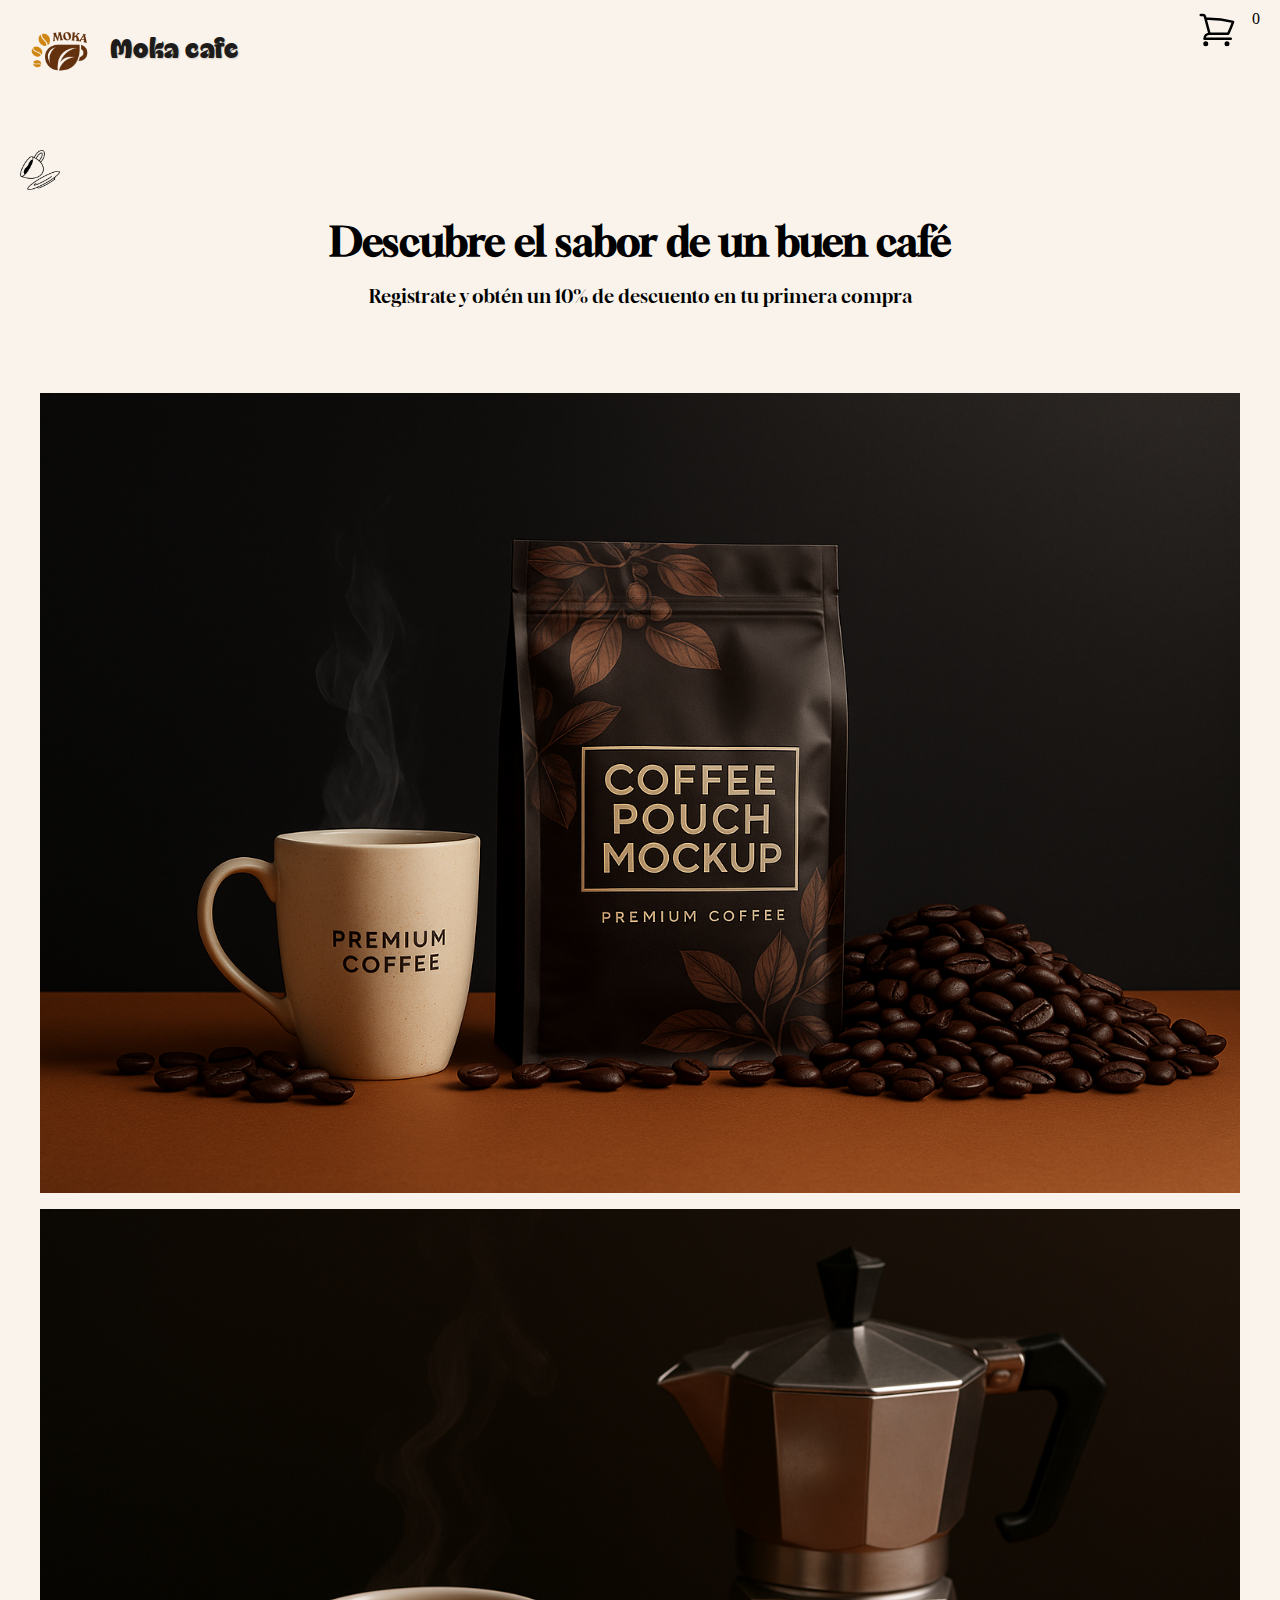
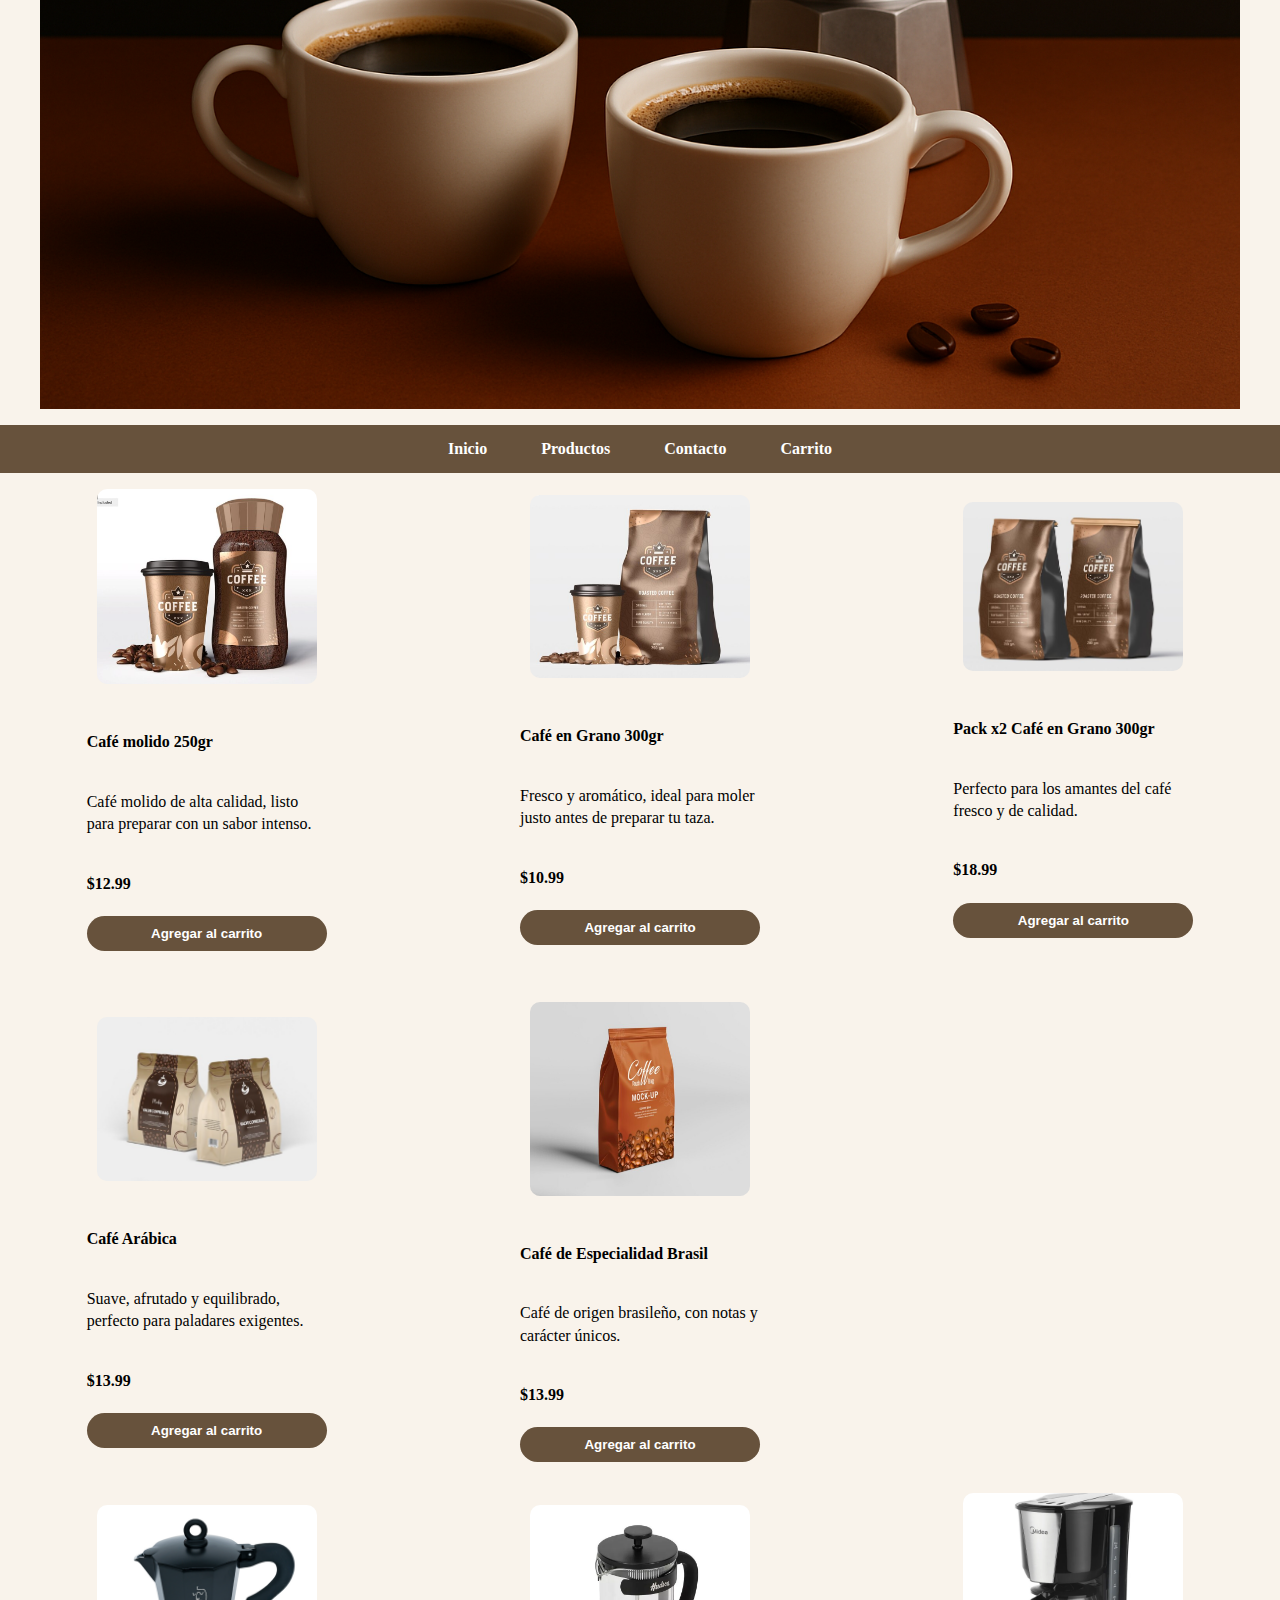
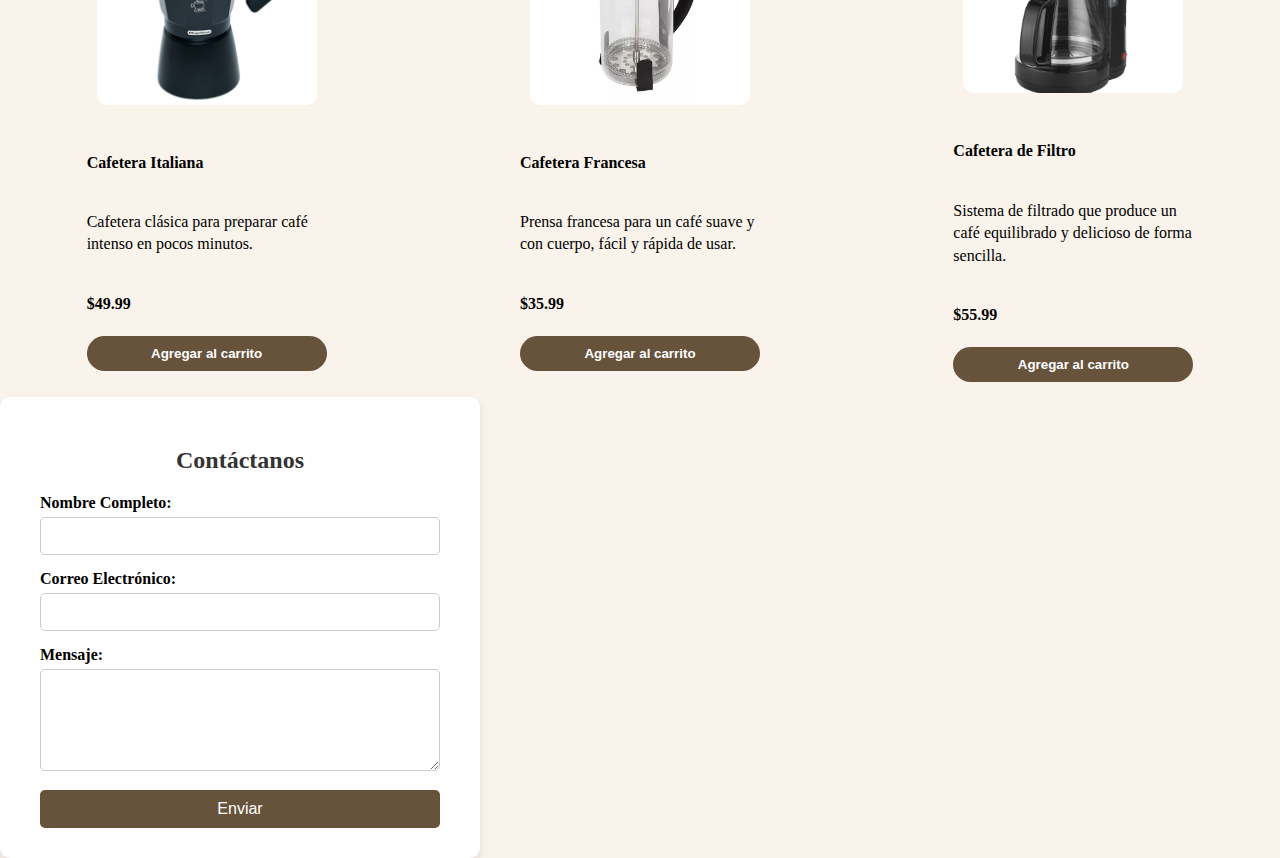
<file: index.html>
<!DOCTYPE html>
<html lang="en">
<head>
    <meta charset="UTF-8">
    <meta name="viewport" content="width=device-width, initial-scale=1.0">
    <meta name="description" content="Moka Café: Venta de café y cafeteras artesanales.">
    <meta name="keywords" content="café, cafeteras, moka café, café molido, café en grano, comprar café online">
    <meta name="author" content="Camila Quenallata">
    
    <title> MOKA Cafe </title>
    <link rel="stylesheet" href="styles.css">
    <link rel="icon" href="imagenes/af.png" type="image/png">
    <link href="https://fonts.googleapis.com/css2?family=Gloock&display=swap" rel="stylesheet">
    <link href="https://fonts.googleapis.com/css2?family=Exile&display=swap" rel="stylesheet">
    <link href="https://fonts.googleapis.com/css2?family=Unlock&display=swap" rel="stylesheet">

</head>
<body>
    <header id="inicio">
        <div class="logo-container">
            <img src="imagenes/af.png" alt="Logo Moka Cafe" class="logo">

            <h1 class="outlined">Moka cafe</h1>
        </div>

    <a href="carrito.html" style="text-decoration:none; color:inherit;">
        <div class="container-icon">
            <svg xmlns="http://www.w3.org/2000/svg" 
            fill="none" viewBox="0 0 24 24" 
            stroke-width="1.5" 
            stroke="currentColor" 
            class="icon">
            <path stroke-linecap="round" stroke-linejoin="round" d="M2.25 3h1.386c.51 0 .955.343 1.087.835l.383 1.437M7.5 14.25a3 3 0 0 0-3 3h15.75m-12.75-3h11.218c1.121-2.3 2.1-4.684 2.924-7.138a60.114 60.114 0 0 0-16.536-1.84M7.5 14.25 5.106 5.272M6 20.25a.75.75 0 1 1-1.5 0 .75.75 0 0 1 1.5 0Zm12.75 0a.75.75 0 1 1-1.5 0 .75.75 0 0 1 1.5 0Z" />
            </svg>
            <div class="count-products">
                <span id="contador-productos"> 0 </span>
            </div>
        </div>
    </a>

    </header>

    <section class="banner">
        <div class="icon-arriba">
            <img src="imagenes/icono2.png" class="icon" alt="Icono 2" />
        </div>
        <h1>Descubre el sabor de un buen café</h1>

        <p>Registrate y obtén un 10% de descuento en tu primera compra</p>
    </section>

    <div class="portada">
        <div class="pic">
            <figure>
                <img src="imagenes/portada.png" alt="portada">
            </figure>
        </div>
        <div class="pic">
            <figure>
                <img src="imagenes/portada 2.png" alt="portada2">
            </figure>
        </div>         
    </div>
    
    <nav>
        <ul>
            <li><a href="#inicio">Inicio</a></li>
            <li><a href="#productos">Productos</a></li>
            <li><a href="#contacto">Contacto</a></li>
            <li><a href="carrito.html">Carrito</a></li>
        </ul>
    </nav>

    <div id="productos" class="container-items">
        <div class="item">
            <figure>
                <img src="imagenes/prod1.png" alt="prod1">
            </figure>
            <div class="info">
                <p> <strong>Café molido 250gr</strong> </p>
                <p>Café molido de alta calidad, listo
                    para preparar con un sabor intenso.</p>
                <p><strong>$12.99</strong></p>
                <button>Agregar al carrito</button>
            </div>

        </div>
         <div class="item">
            <figure>
                <img src="imagenes/prod2.png" alt="prod2">
            </figure>
            <div class="info">
                <p> <strong> Café en Grano 300gr</strong> </p>
                <p>Fresco y aromático, ideal para moler justo antes 
                    de preparar tu taza.</p>
                <p><strong>$10.99</strong></p>
                <button>Agregar al carrito</button>
            </div>
        </div>
         <div class="item">
            <figure>
                <img src="imagenes/prod3.png" alt="prod3">
            </figure>
            <div class="info">
                <p> <strong>  Pack x2 Café en Grano 300gr </strong> </p>
                <p> Perfecto para los amantes del café fresco y de calidad.</p>
                <p><strong>$18.99</strong></p>
                <button>Agregar al carrito</button>
            </div>
        </div>
         <div class="item">
            <figure>
                <img src="imagenes/prod5.png" alt="prod5">
            </figure>
            <div class="info">
                <p> <strong>Café Arábica</strong> </p>
                <p>Suave, afrutado y equilibrado, perfecto para paladares exigentes.</p>
                <p><strong>$13.99</strong></p>
                <button>Agregar al carrito</button>
            </div>
        </div>
         <div class="item">
            <figure>
                <img src="imagenes/prod6.png" alt="prod6">
            </figure>
            <div class="info">
                <p> <strong>Café de Especialidad Brasil</strong> </p>
                <p>Café de origen brasileño, con notas y carácter únicos.</p>
                <p><strong>$13.99</strong></p>
                <button>Agregar al carrito</button>
            </div>
        </div>
    </div>


    <div class="container-items2">

        <div class="item">
            <figure>
                <img src="imagenes/prod8.png" alt="prod8">
            </figure>
                <div class="info">
                    <p> <strong>Cafetera Italiana</strong> </p>
                    <p>Cafetera clásica para preparar café
                        intenso en pocos minutos.</p>
                    <p><strong>$49.99</strong></p>
                    <button>Agregar al carrito</button>
                </div>
        </div>
        <div class="item">
            <figure>
                <img src="imagenes/prod9.png" alt="prod9">
            </figure>
            <div class="info">
                <p><strong> Cafetera Francesa </strong></p>
                <p>Prensa francesa para un café
                    suave y con cuerpo, fácil y rápida de usar.</p>
                <p><strong>$35.99</strong></p>
                <button>Agregar al carrito</button>
            </div>
        </div>
        <div class="item">
            <figure>
                <img src="imagenes/prod10.png" alt="prod10">
            </figure>
            <div class="info">
                <p> <strong>Cafetera de Filtro</strong> </p>
                <p>Sistema de filtrado que produce un café 
                    equilibrado y delicioso de forma sencilla.</p>
                <p><strong>$55.99</strong></p>
                <button>Agregar al carrito</button>
            </div>
        </div>

    </div>

    <section id="contacto" class="contacto">
        <h2 class="contacto-titulo">Contáctanos</h2>
        <form class="contacto-formulario" action="enviar_formulario.php" method="POST">
            <label for="nombre">Nombre Completo:</label>
            <input type="text" id="nombre" name="nombre" required>

            <label for="email">Correo Electrónico:</label>
            <input type="email" id="email" name="email" required>

            <label for="mensaje">Mensaje:</label>
            <textarea id="mensaje" name="mensaje" rows="5" required></textarea>

            <button type="submit">Enviar</button>
        </form>
    </section>




    <footer>


        
    </footer>


    <script src="index.js"></script>
    <script src="contacto.js"></script>

</body>
</html>
</file>
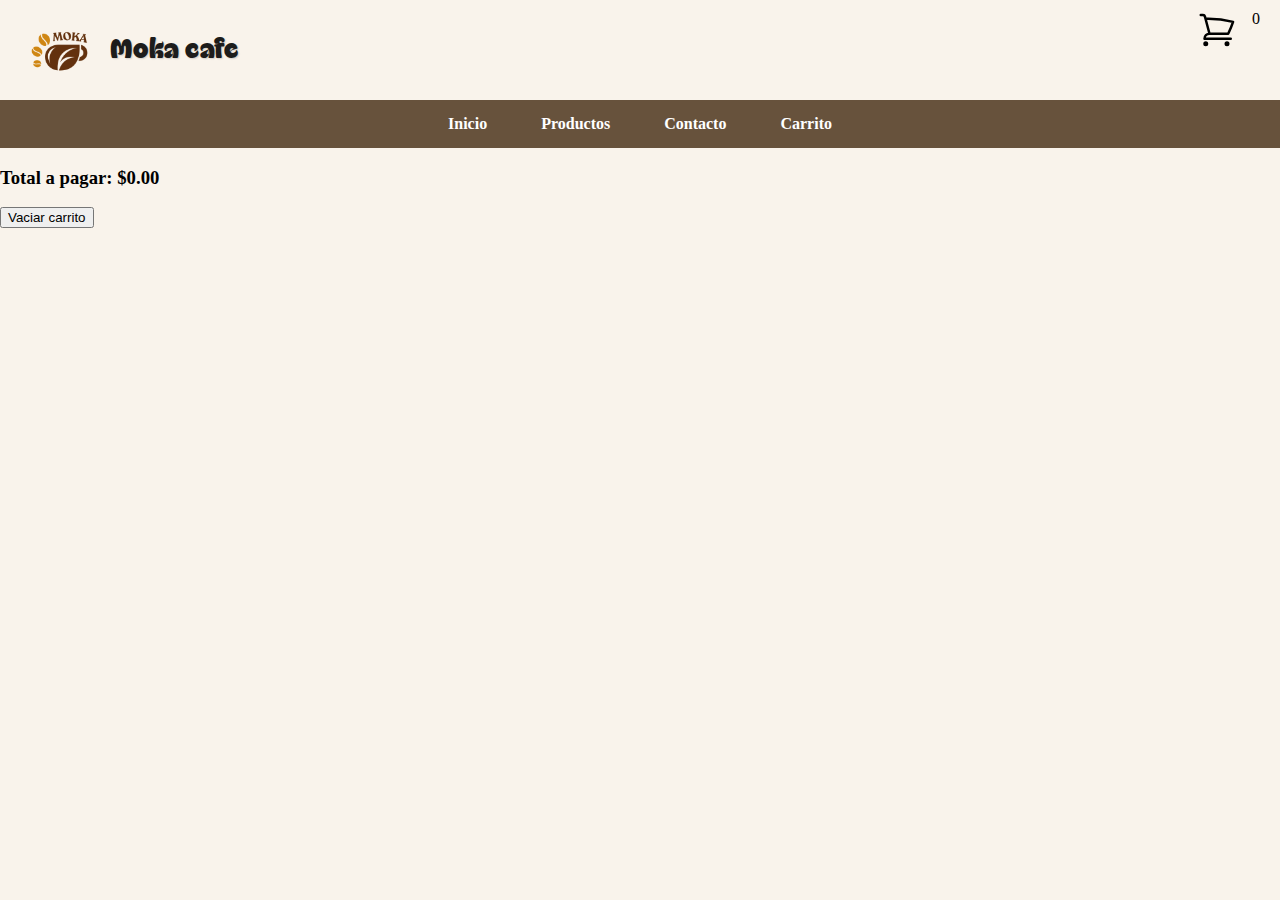
<file: carrito.html>
<!DOCTYPE html>
<html lang="en">
<head>
    <meta charset="UTF-8">
    <meta name="viewport" content="width=device-width, initial-scale=1.0">
    <meta name="description" content="Moka Café: Venta de café y cafeteras artesanales.">
    <meta name="keywords" content="café, cafeteras, moka café, café molido, café en grano, comprar café online">
    <meta name="author" content="Camila Quenallata">

    <title> MOKA Cafe - Carrito </title>
    <link rel="stylesheet" href="styles.css">
    <link rel="icon" href="imagenes/af.png" type="image/png">
    <link href="https://fonts.googleapis.com/css2?family=Gloock&display=swap" rel="stylesheet">
    <link href="https://fonts.googleapis.com/css2?family=Exile&display=swap" rel="stylesheet">
    <link href="https://fonts.googleapis.com/css2?family=Unlock&display=swap" rel="stylesheet">    
    <meta name="viewport" content="width=device-width, initial-scale=1.0">
    
</head>
<body>
   <header id="inicio">
  <a href="index.html#inicio" style="text-decoration:none; color:inherit;">
    <div class="logo-container">
      <img src="imagenes/af.png" alt="Logo Moka Cafe" class="logo">
      <h1 class="outlined">Moka cafe</h1>
    </div>
  </a>
  <div class="container-icon">
    <svg xmlns="http://www.w3.org/2000/svg" fill="none" viewBox="0 0 24 24" stroke-width="1.5" stroke="currentColor" class="icon">
      <path stroke-linecap="round" stroke-linejoin="round" d="M2.25 3h1.386c.51 0 .955.343 1.087.835l.383 1.437M7.5 14.25a3 3 0 0 0-3 3h15.75m-12.75-3h11.218c1.121-2.3 2.1-4.684 2.924-7.138a60.114 60.114 0 0 0-16.536-1.84M7.5 14.25 5.106 5.272M6 20.25a.75.75 0 1 1-1.5 0 .75.75 0 0 1 1.5 0Zm12.75 0a.75.75 0 1 1-1.5 0 .75.75 0 0 1 1.5 0Z" />
    </svg>
    <div class="count-products">
      <span id="contador-productos"> 0 </span>
    </div>
  </div>
</header>
    
    <nav>
        <ul>
            <li><a href="index.html#inicio">Inicio</a></li>
            <li><a href="index.html#productos">Productos</a></li>
            <li><a href="index.html#contacto">Contacto</a></li>
            <li><a href="#carrito">Carrito</a></li>
        </ul>
    </nav>

    <div class="productos"></div>

    <section class="vaciar-carrito">
        <button id="vaciar-carrito">Vaciar carrito</button>
    </section>

    <script src="index.js"></script>
    
</body>
</html>
</file>
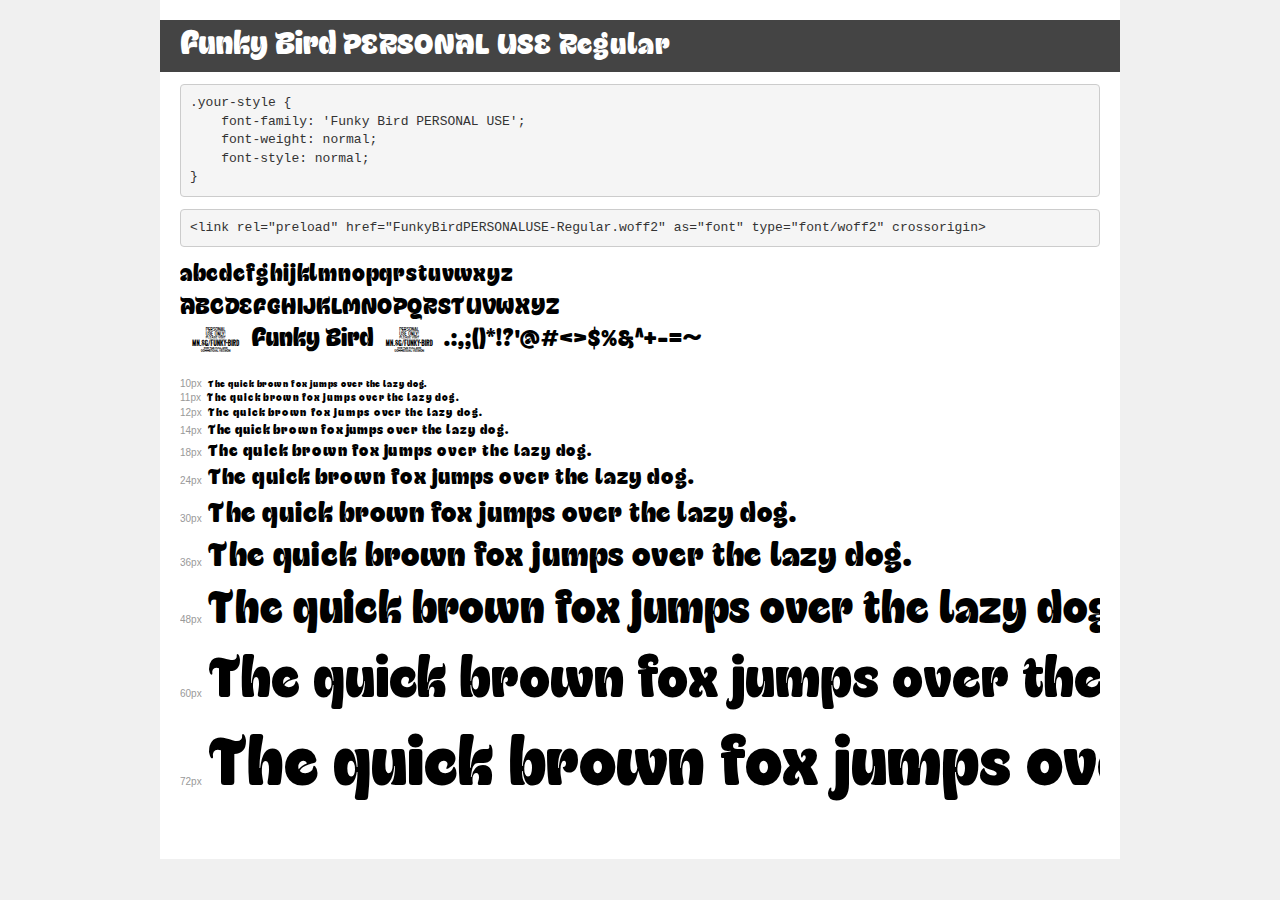
<file: fonts/demo.html>
<!DOCTYPE html>
<html lang="en">
<head>
    <meta charset="utf-8">
    <meta http-equiv="X-UA-Compatible" content="IE=edge">
    <meta name="viewport" content="width=device-width, initial-scale=1">
    <meta name="robots" content="noindex, noarchive">
    <meta name="format-detection" content="telephone=no">
    <title>Transfonter demo</title>
    <link href="stylesheet.css" rel="stylesheet">
    <style>
        /*
        http://meyerweb.com/eric/tools/css/reset/
        v2.0 | 20110126
        License: none (public domain)
        */
        html, body, div, span, applet, object, iframe,
        h1, h2, h3, h4, h5, h6, p, blockquote, pre,
        a, abbr, acronym, address, big, cite, code,
        del, dfn, em, img, ins, kbd, q, s, samp,
        small, strike, strong, sub, sup, tt, var,
        b, u, i, center,
        dl, dt, dd, ol, ul, li,
        fieldset, form, label, legend,
        table, caption, tbody, tfoot, thead, tr, th, td,
        article, aside, canvas, details, embed,
        figure, figcaption, footer, header, hgroup,
        menu, nav, output, ruby, section, summary,
        time, mark, audio, video {
            margin: 0;
            padding: 0;
            border: 0;
            font-size: 100%;
            font: inherit;
            vertical-align: baseline;
        }
        /* HTML5 display-role reset for older browsers */
        article, aside, details, figcaption, figure,
        footer, header, hgroup, menu, nav, section {
            display: block;
        }
        body {
            line-height: 1;
        }
        ol, ul {
            list-style: none;
        }
        blockquote, q {
            quotes: none;
        }
        blockquote:before, blockquote:after,
        q:before, q:after {
            content: '';
            content: none;
        }
        table {
            border-collapse: collapse;
            border-spacing: 0;
        }
        /* demo styles */
        body {
            background: #f0f0f0;
            color: #000;
        }
        .page {
            background: #fff;
            width: 920px;
            margin: 0 auto;
            padding: 20px 20px 0 20px;
            overflow: hidden;
        }
        .font-container {
            overflow-x: auto;
            overflow-y: hidden;
            margin-bottom: 40px;
            line-height: 1.3;
            white-space: nowrap;
            padding-bottom: 5px;
        }
        h1 {
            position: relative;
            background: #444;
            font-size: 32px;
            color: #fff;
            padding: 10px 20px;
            margin: 0 -20px 12px -20px;
        }
        .letters {
            font-size: 25px;
            margin-bottom: 20px;
        }
        .s10:before {
            content: '10px';
        }
        .s11:before {
            content: '11px';
        }
        .s12:before {
            content: '12px';
        }
        .s14:before {
            content: '14px';
        }
        .s18:before {
            content: '18px';
        }
        .s24:before {
            content: '24px';
        }
        .s30:before {
            content: '30px';
        }
        .s36:before {
            content: '36px';
        }
        .s48:before {
            content: '48px';
        }
        .s60:before {
            content: '60px';
        }
        .s72:before {
            content: '72px';
        }
        .s10:before, .s11:before, .s12:before, .s14:before,
        .s18:before, .s24:before, .s30:before, .s36:before,
        .s48:before, .s60:before, .s72:before {
            font-family: Arial, sans-serif;
            font-size: 10px;
            font-weight: normal;
            font-style: normal;
            color: #999;
            padding-right: 6px;
        }
        pre {
            display: block;
            padding: 9px;
            margin: 0 0 12px;
            font-family: Monaco, Menlo, Consolas, "Courier New", monospace;
            font-size: 13px;
            line-height: 1.428571429;
            color: #333;
            font-weight: normal;
            font-style: normal;
            background-color: #f5f5f5;
            border: 1px solid #ccc;
            overflow-x: auto;
            border-radius: 4px;
        }
        /* responsive */
        @media (max-width: 959px) {
            .page {
                width: auto;
                margin: 0;
            }
        }
    </style>
</head>
<body>
<div class="page">
    <div class="demo">
        <h1 style="font-family: 'Funky Bird PERSONAL USE'; font-weight: normal; font-style: normal;">Funky Bird PERSONAL USE Regular</h1>
        <pre title="Usage">.your-style {
    font-family: 'Funky Bird PERSONAL USE';
    font-weight: normal;
    font-style: normal;
}</pre>
        <pre title="Preload (optional)">
&lt;link rel=&quot;preload&quot; href=&quot;FunkyBirdPERSONALUSE-Regular.woff2&quot; as=&quot;font&quot; type=&quot;font/woff2&quot; crossorigin&gt;</pre>
        <div class="font-container" style="font-family: 'Funky Bird PERSONAL USE'; font-weight: normal; font-style: normal;">
            <p class="letters">
                abcdefghijklmnopqrstuvwxyz<br>
ABCDEFGHIJKLMNOPQRSTUVWXYZ<br>
                0123456789.:,;()*!?'@#&lt;&gt;$%&^+-=~
            </p>
            <p class="s10" style="font-size: 10px;">The quick brown fox jumps over the lazy dog.</p>
            <p class="s11" style="font-size: 11px;">The quick brown fox jumps over the lazy dog.</p>
            <p class="s12" style="font-size: 12px;">The quick brown fox jumps over the lazy dog.</p>
            <p class="s14" style="font-size: 14px;">The quick brown fox jumps over the lazy dog.</p>
            <p class="s18" style="font-size: 18px;">The quick brown fox jumps over the lazy dog.</p>
            <p class="s24" style="font-size: 24px;">The quick brown fox jumps over the lazy dog.</p>
            <p class="s30" style="font-size: 30px;">The quick brown fox jumps over the lazy dog.</p>
            <p class="s36" style="font-size: 36px;">The quick brown fox jumps over the lazy dog.</p>
            <p class="s48" style="font-size: 48px;">The quick brown fox jumps over the lazy dog.</p>
            <p class="s60" style="font-size: 60px;">The quick brown fox jumps over the lazy dog.</p>
            <p class="s72" style="font-size: 72px;">The quick brown fox jumps over the lazy dog.</p>
        </div>
    </div>

</div>
</body>
</html>
</file>
<file: styles.css>
*::after
*::before
*{
    margin: 0;
    padding: 0;
    box-sizing: border-box;

}

body {
  margin: 0;
  padding: 0;
  font-family: 'Lato';
  color: black;
  background-color: #f9f3eb;
}


main {
  max-width: 1200px;
  margin: 0 auto;
  padding: 0 20px;
} 

html {
    scroll-behavior: smooth;
}

 .icon {
    width: 40px;
}

img{
    max-width: 100%;
    height: auto;
    display: block;

}

header{
   
  justify-content: space-between;
  /* padding: 30px 0 10px; */
  display: flex;
  justify-content:flex;
  /* align-items: center; */
  padding: 10px 20px;
  background-color: #f9f3eb;

}

header h1 {
    color: black;
    /* -webkit-text-stroke: 0.6px rgb(0, 0, 0);  */
    font-family: 'Funky Bird PERSONAL USE';
    font-weight: 500;
    text-align: center;
}

@font-face {
    font-family: 'Funky Bird PERSONAL USE';
    src: url('fonts/FunkyBirdPERSONALUSE-Regular.woff2') format('woff2'),
        url('fonts/FunkyBirdPERSONALUSE-Regular.woff') format('woff');
    font-weight: normal;
    font-style: normal;
    font-display: swap;
}

.logo-container {
  justify-self: start;
    display: flex;
    align-items: center;
    gap: 10px;
}

.iconos{
  justify-self: center;
  display: flex;
  gap: 20px;
}
.logo {
    width: 80px;
    height: auto;
}

.outlined {
  font-size: 30px;
  color: #1d1c1b;
  margin: 0;
  text-shadow: 1px 1px 1.5px rgba(16, 16, 16, 0.163);
}

.container-icon {
  display: flex;
  gap: 15px;
}

/* Sección banner principal */
.banner {
  text-align: center;
  padding: 50px 20px;
  font-family: 'Gloock';

}
.banner h1 {
  font-size: 2.5em;
  margin-bottom: 10px;
}
.banner p {
  font-size: 1.2em;
  margin-bottom: 20px;
}

.iconos-arriba,
.iconos-abajo {
  display: flex;
  gap: 20px;
  justify-content: center;
}

.icon {
  width: 60px;
  height: auto;
}


nav ul {
  list-style: none; 
  padding: 0;
  margin: 0;
  display: flex;          
  justify-content: center; 
  gap: 30px;          
  background-color: rgb(103, 82, 60);
  padding: 15px 0;
}


nav ul li a {
  text-decoration: none;
  color: white;
  font-weight: bold;
  font-size: 16px;
  padding: 8px 12px;
  border-radius: 5px;
  transition: background-color 0.3s ease;
}


nav ul li a:hover {
  background-color: white;
  color: rgb(103, 82, 60);
}



.container-items,
.container-items2{
    display: grid;
    grid-template-columns: repeat(3, 1fr);
    gap: 20px;
}


.item{
    border-radius: 10px;
    max-width: 300px;
    margin: auto;
}



.icons-row {
  display: flex;
  justify-content: center;
  gap: 10px;
  margin-top: 10px;
}


.icon {
  width: 40px;
  height: 40px;
}



@media (max-width: 768px){
  .container-items,
  .container-items2 {
    grid-template-columns: repeat(2, 1fr); 
    width: 100%;
  }

  .item{
   max-width: 100%;
   width: 100%;
  }
  .item img{
    width: 100%; 
    height: auto;
  }

  header {
    align-items: center;
    text-align: center;
    gap: 10px;
    margin: 0;
  }
 nav {
      position: sticky;   
      top: 0;            
      z-index: 1000;       
  }
  nav ul{
    align-items: center;
    gap: 10px;
    width: 100%;
  }
    nav ul li {
    text-align: center;
    width: 100%;
  }
    main {
    padding: 0 10px; 
  }
    .contacto {
    max-width: 100%;
    padding: 20px 15px;
    border-radius: 0;
  }

  body {
    margin: 0;
    padding: 0;
    overflow-x: hidden;
  }

}



.item:hover{
    box-shadow: 0 10px 20px rgba(0, 0, 0, 0.20);
}

.info {
  padding: 15px 30px;
  line-height: 1.4;  
  display: flex;
  flex-direction: column;
  gap: 5px;
  font-family: "Cambria";
}

.item img{
    width: 100%;
    height: auto;
    
    object-fit: cover;
    max-height: 200px;
    border-radius: 10px;
    transition: all .5s;
}

.item figure{
    overflow: hidden;
}
.item:hover img{
    transform: scale(1,1.05);
}

.price{
    font-size: 18px;
    font-weight: 900;
    font-family: "Arial";
}

.info button{
  color: #fff;
  padding: 10px 20px;
  border-radius: 50px;
  font-weight: bold;
  transition: background 0.3s;
  background-color: rgb(103, 82, 60);
  color: white;
  cursor: pointer;
  border: none;
}
.info button:hover {
  background-color: rgb(213, 195, 167);
  color: rgb(103, 82, 60);
}



.contacto{
    background-color: white;
    padding: 30px 40px;
    border-radius: 10px;
    box-shadow: 0 4px 8px rgba(0,0,0,0.1);
    max-width: 400px;
    width: auto;
    height: auto;
}

.contacto-titulo {
  text-align: center;
  color: #333;
  margin-bottom: 20px;
}


.contacto-formulario label {
  font-weight: bold;
  display: block;
  margin-bottom: 5px;
}

.contacto-formulario input,
.contacto-formulario textarea {
  width: 100%;
  padding: 10px;
  margin-bottom: 15px;
  border-radius: 5px;
  border: 1px solid #ccc;
  font-size: 14px;
  box-sizing: border-box;
}

.contacto-formulario button {
  width: 100%;
  padding: 10px;
  background-color: rgb(103, 82, 60);
  border: none;
  color: white;
  font-size: 16px;
  border-radius: 5px;
  cursor: pointer;
}

.contacto-formulario button:hover {
  background-color: #8a7a65;
}
</file>
<file: fonts/stylesheet.css>
@font-face {
    font-family: 'Funky Bird PERSONAL USE';
    src: url('FunkyBirdPERSONALUSE-Regular.woff2') format('woff2'),
        url('FunkyBirdPERSONALUSE-Regular.woff') format('woff');
    font-weight: normal;
    font-style: normal;
    font-display: swap;
}
</file>
